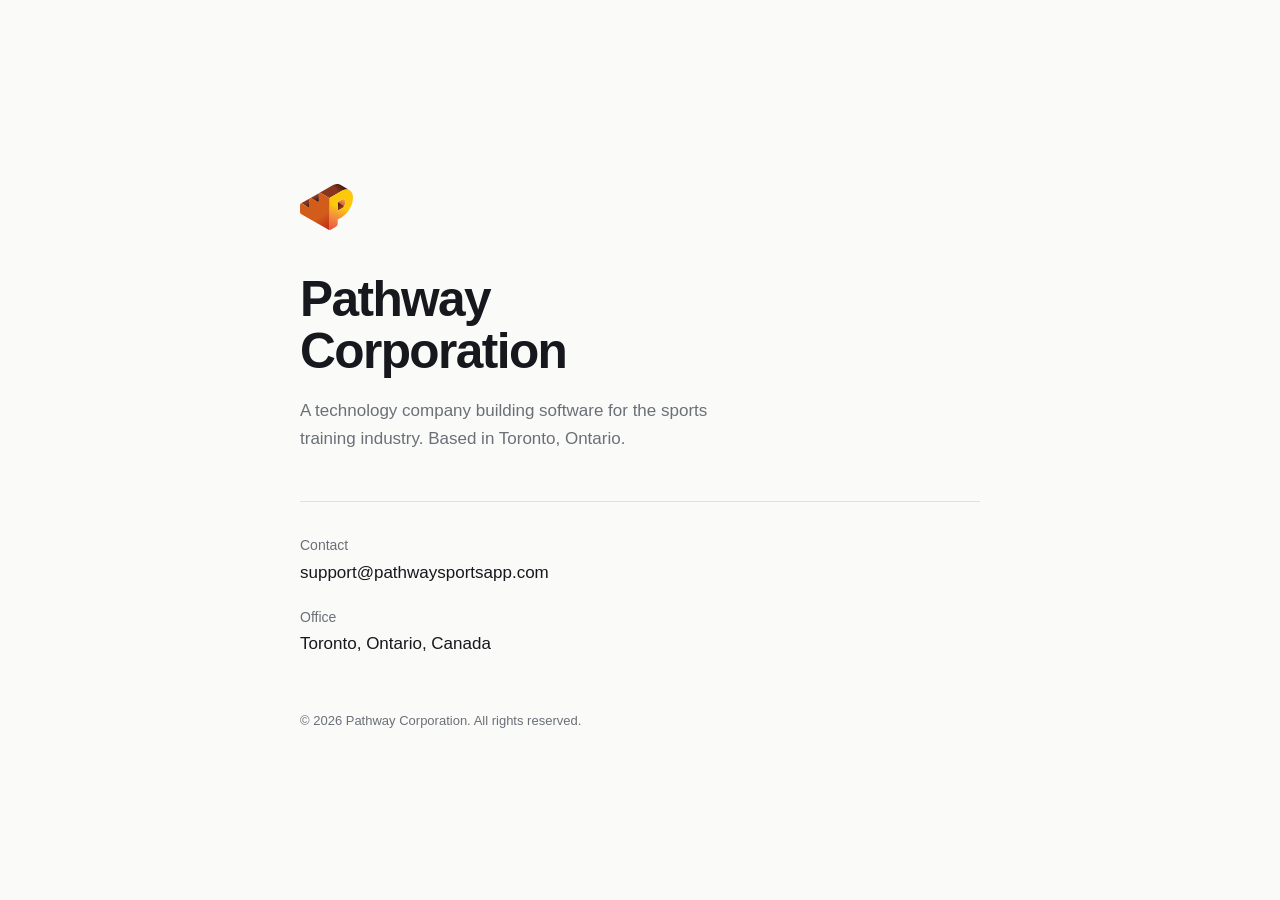
<file: index.html>
<!DOCTYPE html>
<html lang="en">
<head>
<meta charset="utf-8">
<meta name="viewport" content="width=device-width, initial-scale=1">
<meta name="robots" content="noindex, nofollow, noarchive, nosnippet">
<title>Pathway Corporation</title>
<meta name="description" content="Pathway Corporation is a technology company in Toronto, Ontario.">
<link rel="stylesheet" href="style.css">
</head>
<body class="holding">
  <main class="sheet">

    <img class="mark" src="pathway-icon-mark.svg" alt="Pathway Corporation">

    <h1>Pathway Corporation</h1>

    <p class="lede">A technology company building software for the sports
    training industry. Based in Toronto, Ontario.</p>

    <hr>

    <dl>
      <div>
        <dt>Contact</dt>
        <dd><span class="rev">moc.ppastropsyawhtap@troppus</span></dd>
      </div>
      <div>
        <dt>Office</dt>
        <dd>Toronto, Ontario, Canada</dd>
      </div>
    </dl>

    <footer>&copy; 2026 Pathway Corporation. All rights reserved.</footer>

  </main>
</body>
</html>
</file>
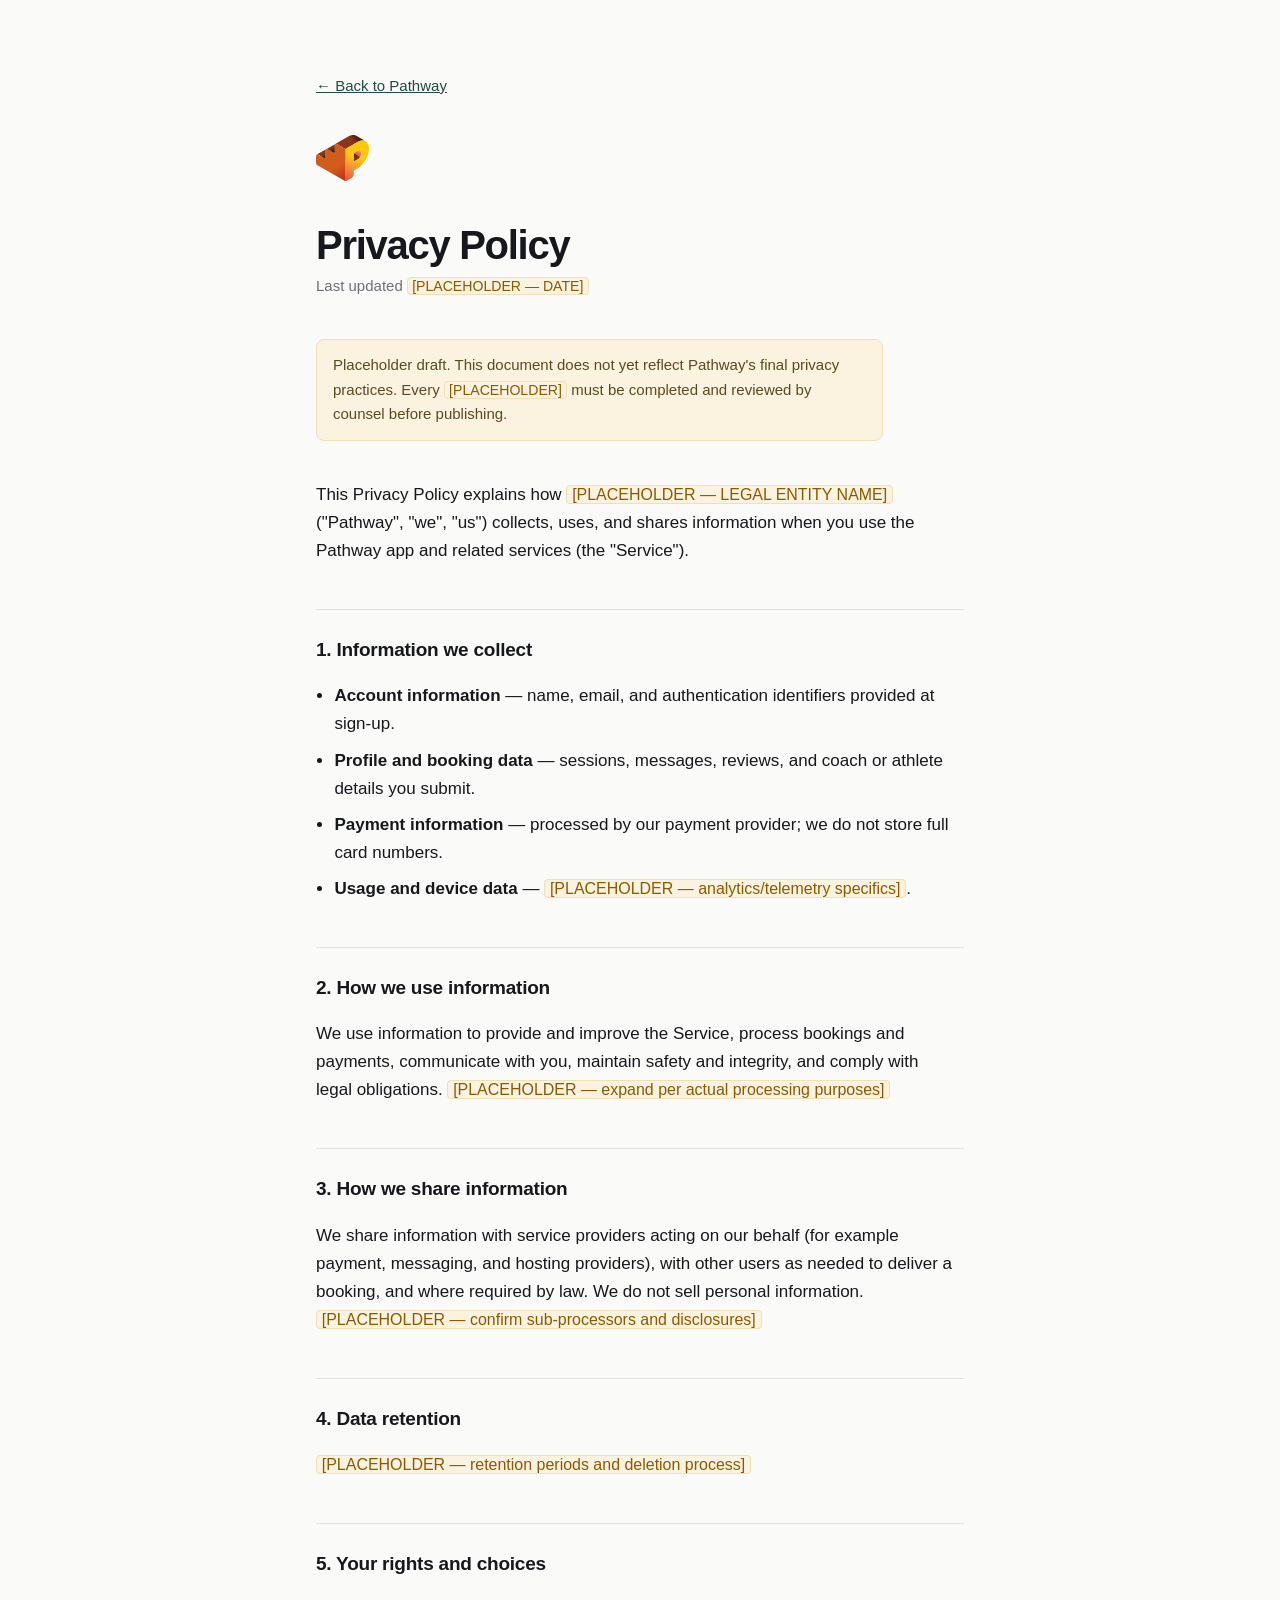
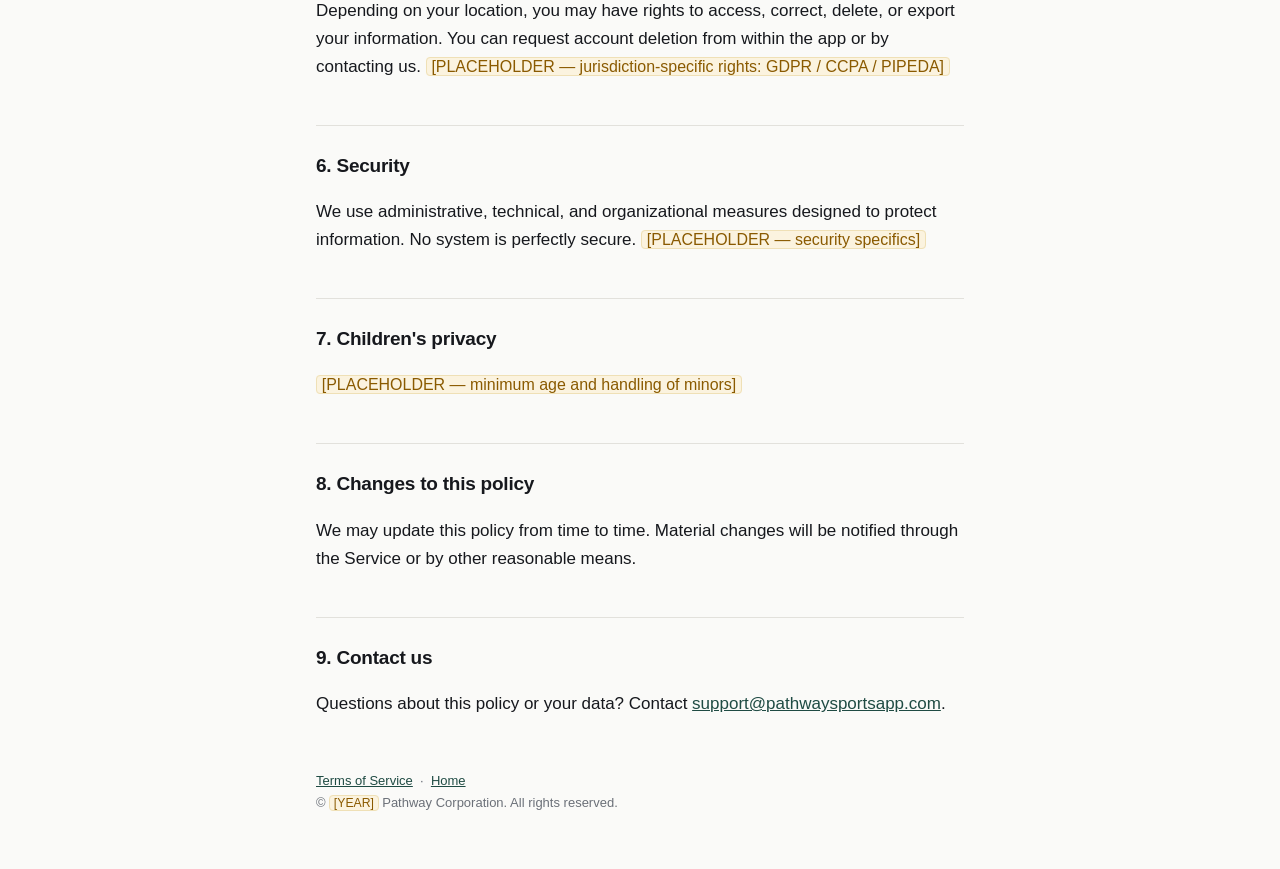
<file: privacy/index.html>
<!DOCTYPE html>
<html lang="en">
<head>
<meta charset="utf-8">
<meta name="viewport" content="width=device-width, initial-scale=1">
<meta name="robots" content="noindex, nofollow">
<title>Privacy Policy — Pathway Corporation</title>
<meta name="description" content="How Pathway handles your information.">
<link rel="stylesheet" href="/style.css">
<style>
  .ph{color:#8a5a00;background:#fbf3df;border:1px solid #efe0b6;border-radius:4px;padding:0 .3em;font-size:.94em;white-space:nowrap;}
  .draft{background:#fbf3df;border:1px solid #efe0b6;border-radius:8px;padding:.8rem 1rem;font-size:.9375rem;color:#5c4a1f;margin:0 0 2.5rem;}
</style>
</head>
<body class="legal">
  <main class="sheet">
    <a class="backlink" href="/">&larr; Back to Pathway</a>

    <img class="mark" src="/pathway-icon-mark.svg" alt="Pathway Corporation">

    <h1>Privacy Policy</h1>
    <p class="dateline">Last updated <span class="ph">[PLACEHOLDER — DATE]</span></p>

    <p class="draft">Placeholder draft. This document does not yet reflect Pathway's final privacy practices. Every <span class="ph">[PLACEHOLDER]</span> must be completed and reviewed by counsel before publishing.</p>

    <p>This Privacy Policy explains how <span class="ph">[PLACEHOLDER — LEGAL ENTITY NAME]</span> ("Pathway", "we", "us") collects, uses, and shares information when you use the Pathway app and related services (the "Service").</p>

    <h2>1. Information we collect</h2>
    <ul>
      <li><strong>Account information</strong> — name, email, and authentication identifiers provided at sign-up.</li>
      <li><strong>Profile and booking data</strong> — sessions, messages, reviews, and coach or athlete details you submit.</li>
      <li><strong>Payment information</strong> — processed by our payment provider; we do not store full card numbers.</li>
      <li><strong>Usage and device data</strong> — <span class="ph">[PLACEHOLDER — analytics/telemetry specifics]</span>.</li>
    </ul>

    <h2>2. How we use information</h2>
    <p>We use information to provide and improve the Service, process bookings and payments, communicate with you, maintain safety and integrity, and comply with legal obligations. <span class="ph">[PLACEHOLDER — expand per actual processing purposes]</span></p>

    <h2>3. How we share information</h2>
    <p>We share information with service providers acting on our behalf (for example payment, messaging, and hosting providers), with other users as needed to deliver a booking, and where required by law. We do not sell personal information. <span class="ph">[PLACEHOLDER — confirm sub-processors and disclosures]</span></p>

    <h2>4. Data retention</h2>
    <p><span class="ph">[PLACEHOLDER — retention periods and deletion process]</span></p>

    <h2>5. Your rights and choices</h2>
    <p>Depending on your location, you may have rights to access, correct, delete, or export your information. You can request account deletion from within the app or by contacting us. <span class="ph">[PLACEHOLDER — jurisdiction-specific rights: GDPR / CCPA / PIPEDA]</span></p>

    <h2>6. Security</h2>
    <p>We use administrative, technical, and organizational measures designed to protect information. No system is perfectly secure. <span class="ph">[PLACEHOLDER — security specifics]</span></p>

    <h2>7. Children's privacy</h2>
    <p><span class="ph">[PLACEHOLDER — minimum age and handling of minors]</span></p>

    <h2>8. Changes to this policy</h2>
    <p>We may update this policy from time to time. Material changes will be notified through the Service or by other reasonable means.</p>

    <h2>9. Contact us</h2>
    <p>Questions about this policy or your data? Contact <a href="mailto:support@pathwaysportsapp.com">support@pathwaysportsapp.com</a>.</p>

    <footer>
      <a href="/terms">Terms of Service</a> &nbsp;·&nbsp; <a href="/">Home</a><br>
      &copy; <span class="ph">[YEAR]</span> Pathway Corporation. All rights reserved.
    </footer>
  </main>
</body>
</html>
</file>
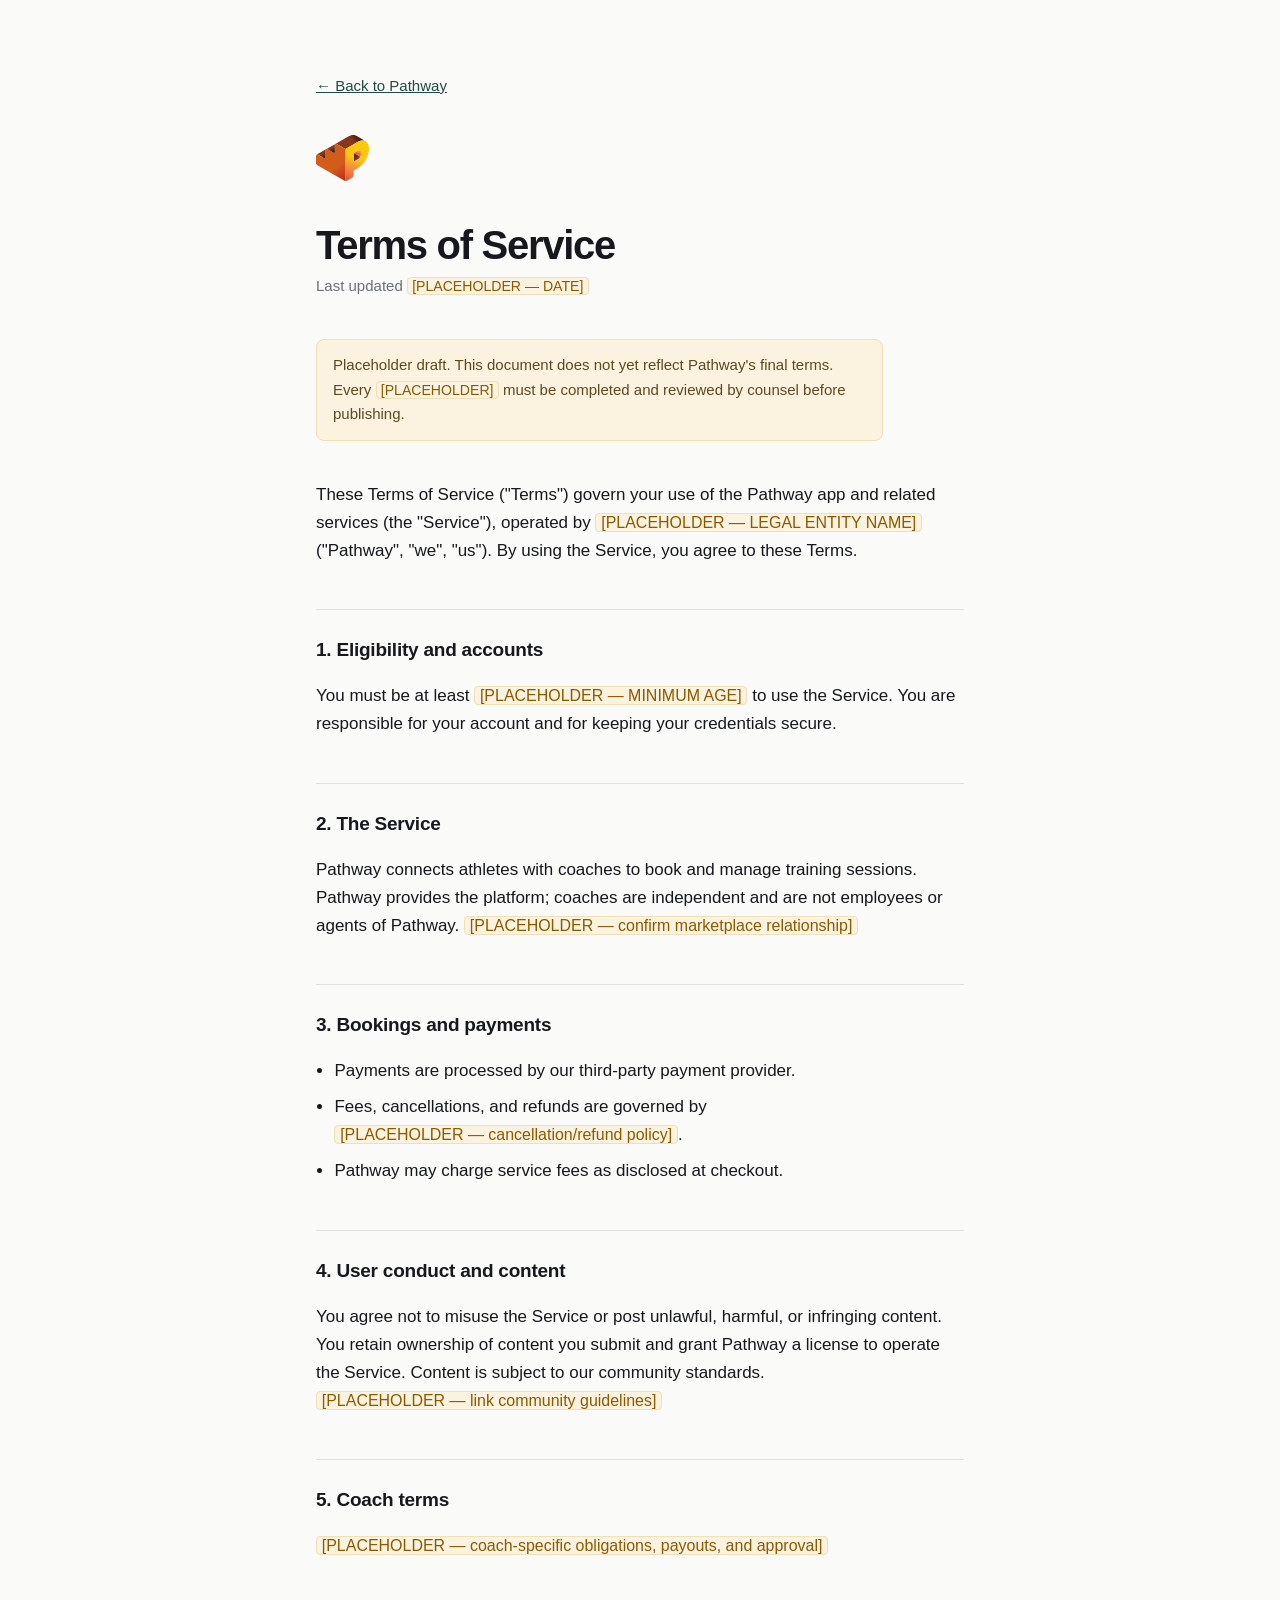
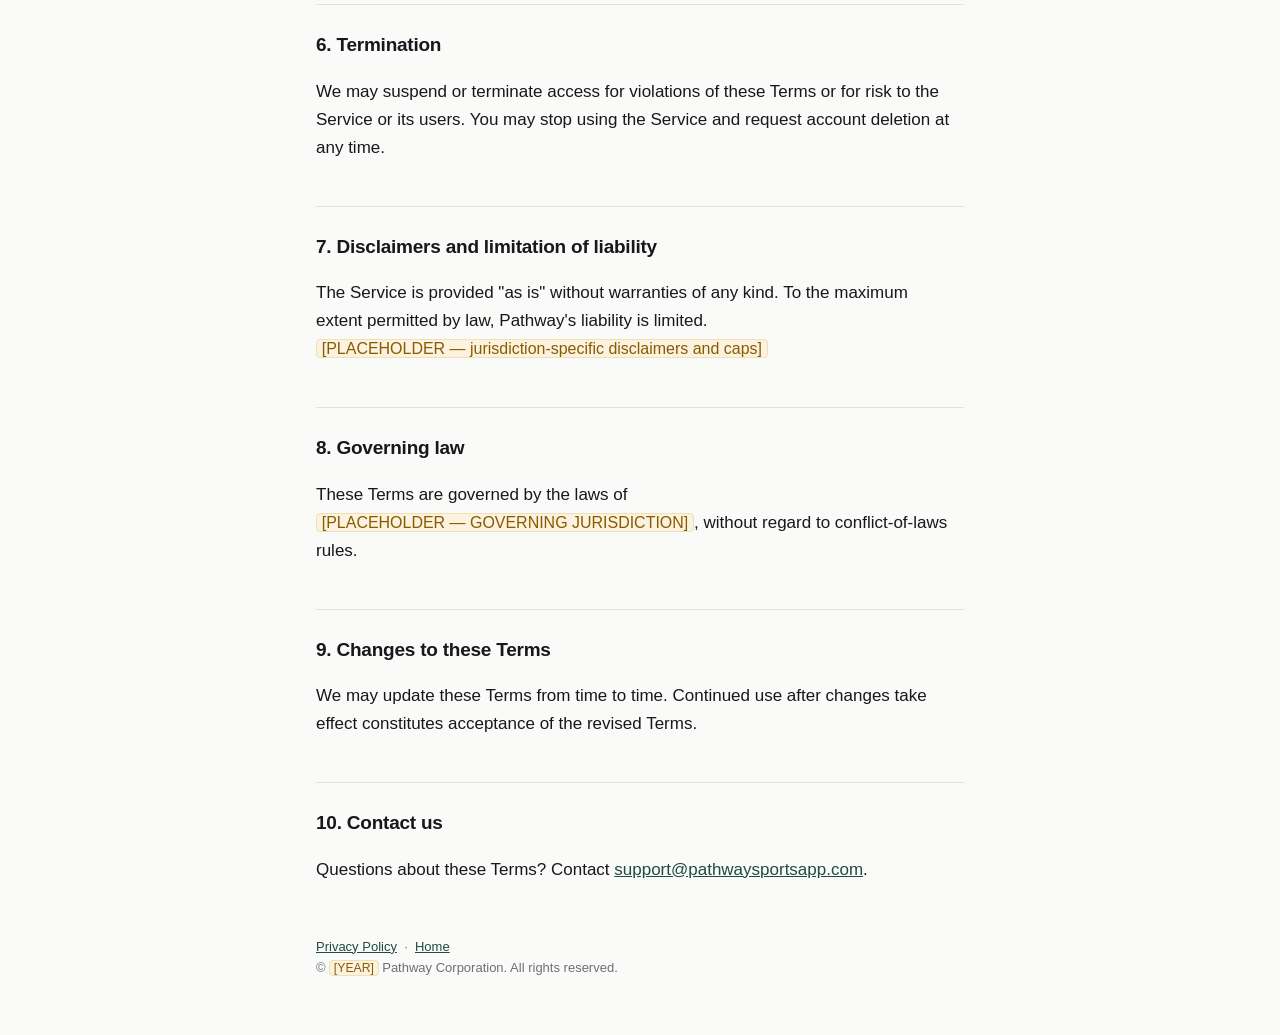
<file: terms/index.html>
<!DOCTYPE html>
<html lang="en">
<head>
<meta charset="utf-8">
<meta name="viewport" content="width=device-width, initial-scale=1">
<meta name="robots" content="noindex, nofollow">
<title>Terms of Service — Pathway Corporation</title>
<meta name="description" content="The terms that govern your use of Pathway.">
<link rel="stylesheet" href="/style.css">
<style>
  .ph{color:#8a5a00;background:#fbf3df;border:1px solid #efe0b6;border-radius:4px;padding:0 .3em;font-size:.94em;white-space:nowrap;}
  .draft{background:#fbf3df;border:1px solid #efe0b6;border-radius:8px;padding:.8rem 1rem;font-size:.9375rem;color:#5c4a1f;margin:0 0 2.5rem;}
</style>
</head>
<body class="legal">
  <main class="sheet">
    <a class="backlink" href="/">&larr; Back to Pathway</a>

    <img class="mark" src="/pathway-icon-mark.svg" alt="Pathway Corporation">

    <h1>Terms of Service</h1>
    <p class="dateline">Last updated <span class="ph">[PLACEHOLDER — DATE]</span></p>

    <p class="draft">Placeholder draft. This document does not yet reflect Pathway's final terms. Every <span class="ph">[PLACEHOLDER]</span> must be completed and reviewed by counsel before publishing.</p>

    <p>These Terms of Service ("Terms") govern your use of the Pathway app and related services (the "Service"), operated by <span class="ph">[PLACEHOLDER — LEGAL ENTITY NAME]</span> ("Pathway", "we", "us"). By using the Service, you agree to these Terms.</p>

    <h2>1. Eligibility and accounts</h2>
    <p>You must be at least <span class="ph">[PLACEHOLDER — MINIMUM AGE]</span> to use the Service. You are responsible for your account and for keeping your credentials secure.</p>

    <h2>2. The Service</h2>
    <p>Pathway connects athletes with coaches to book and manage training sessions. Pathway provides the platform; coaches are independent and are not employees or agents of Pathway. <span class="ph">[PLACEHOLDER — confirm marketplace relationship]</span></p>

    <h2>3. Bookings and payments</h2>
    <ul>
      <li>Payments are processed by our third-party payment provider.</li>
      <li>Fees, cancellations, and refunds are governed by <span class="ph">[PLACEHOLDER — cancellation/refund policy]</span>.</li>
      <li>Pathway may charge service fees as disclosed at checkout.</li>
    </ul>

    <h2>4. User conduct and content</h2>
    <p>You agree not to misuse the Service or post unlawful, harmful, or infringing content. You retain ownership of content you submit and grant Pathway a license to operate the Service. Content is subject to our community standards. <span class="ph">[PLACEHOLDER — link community guidelines]</span></p>

    <h2>5. Coach terms</h2>
    <p><span class="ph">[PLACEHOLDER — coach-specific obligations, payouts, and approval]</span></p>

    <h2>6. Termination</h2>
    <p>We may suspend or terminate access for violations of these Terms or for risk to the Service or its users. You may stop using the Service and request account deletion at any time.</p>

    <h2>7. Disclaimers and limitation of liability</h2>
    <p>The Service is provided "as is" without warranties of any kind. To the maximum extent permitted by law, Pathway's liability is limited. <span class="ph">[PLACEHOLDER — jurisdiction-specific disclaimers and caps]</span></p>

    <h2>8. Governing law</h2>
    <p>These Terms are governed by the laws of <span class="ph">[PLACEHOLDER — GOVERNING JURISDICTION]</span>, without regard to conflict-of-laws rules.</p>

    <h2>9. Changes to these Terms</h2>
    <p>We may update these Terms from time to time. Continued use after changes take effect constitutes acceptance of the revised Terms.</p>

    <h2>10. Contact us</h2>
    <p>Questions about these Terms? Contact <a href="mailto:support@pathwaysportsapp.com">support@pathwaysportsapp.com</a>.</p>

    <footer>
      <a href="/privacy">Privacy Policy</a> &nbsp;·&nbsp; <a href="/">Home</a><br>
      &copy; <span class="ph">[YEAR]</span> Pathway Corporation. All rights reserved.
    </footer>
  </main>
</body>
</html>
</file>
<file: style.css>
:root{
  --paper:#FAFAF8;
  --ink:#16181D;
  --muted:#6B7078;
  --rule:#E2E1DC;
  --field:#1F4B43;
}
*{box-sizing:border-box;}
html,body{margin:0;padding:0;}
body{
  background:var(--paper);
  color:var(--ink);
  font-family:ui-sans-serif,-apple-system,BlinkMacSystemFont,"Segoe UI",Roboto,Helvetica,Arial,sans-serif;
  font-size:17px;
  line-height:1.65;
  -webkit-font-smoothing:antialiased;
}
body.holding{min-height:100vh;display:flex;align-items:center;}
.sheet{width:100%;max-width:46rem;margin:0 auto;padding:4.5rem 1.75rem 3.5rem;}
.mark{display:block;height:46px;width:auto;margin:0 0 2.75rem;}
h1{
  font-size:clamp(2.1rem,6vw,3.1rem);
  line-height:1.04;
  letter-spacing:-0.032em;
  font-weight:640;
  margin:0 0 1.25rem;
  max-width:14ch;
}
.lede{font-size:1.0625rem;color:var(--muted);margin:0;max-width:48ch;}
hr{border:0;border-top:1px solid var(--rule);margin:3rem 0 2rem;}
dl{margin:0;display:grid;gap:1.15rem;}
dt{font-size:0.875rem;color:var(--muted);margin:0 0 0.1rem;}
dd{margin:0;font-size:1.0625rem;}
.rev{unicode-bidi:bidi-override;direction:rtl;}
.decoy{display:none;}
footer{margin-top:3.25rem;font-size:0.8125rem;color:var(--muted);}
a{color:var(--field);}
a:focus-visible{outline:2px solid var(--field);outline-offset:3px;}

/* Legal pages */
.legal .sheet{max-width:44rem;}
.legal h1{font-size:clamp(1.9rem,5vw,2.5rem);max-width:20ch;margin-bottom:0.5rem;}
.legal .dateline{font-size:0.9375rem;color:var(--muted);margin:0 0 2.5rem;}
.legal h2{
  font-size:1.1875rem;
  letter-spacing:-0.012em;
  font-weight:650;
  margin:2.75rem 0 0.75rem;
  padding-top:1.5rem;
  border-top:1px solid var(--rule);
}
.legal h3{font-size:1rem;font-weight:650;margin:1.75rem 0 0.5rem;}
.legal p,.legal li{max-width:68ch;}
.legal ul{padding-left:1.15rem;}
.legal li{margin-bottom:0.5rem;}
.legal table{border-collapse:collapse;width:100%;margin:1.25rem 0;font-size:0.9375rem;}
.legal th,.legal td{text-align:left;vertical-align:top;padding:0.6rem 0.75rem 0.6rem 0;border-bottom:1px solid var(--rule);}
.legal th{font-weight:650;color:var(--muted);font-size:0.875rem;}
.legal .caps{font-size:0.9375rem;}
.backlink{display:inline-block;margin-bottom:2.25rem;font-size:0.9375rem;}
@media (max-width:32rem){
  body.holding{align-items:flex-start;}
  .sheet{padding-top:3rem;}
  .legal table,.legal thead,.legal tbody,.legal tr,.legal td{display:block;width:100%;}
  .legal thead{display:none;}
  .legal tr{border-bottom:1px solid var(--rule);padding:0.75rem 0;}
  .legal td{border:0;padding:0.15rem 0;}
  .legal td:first-child{font-weight:650;}
}
</file>
